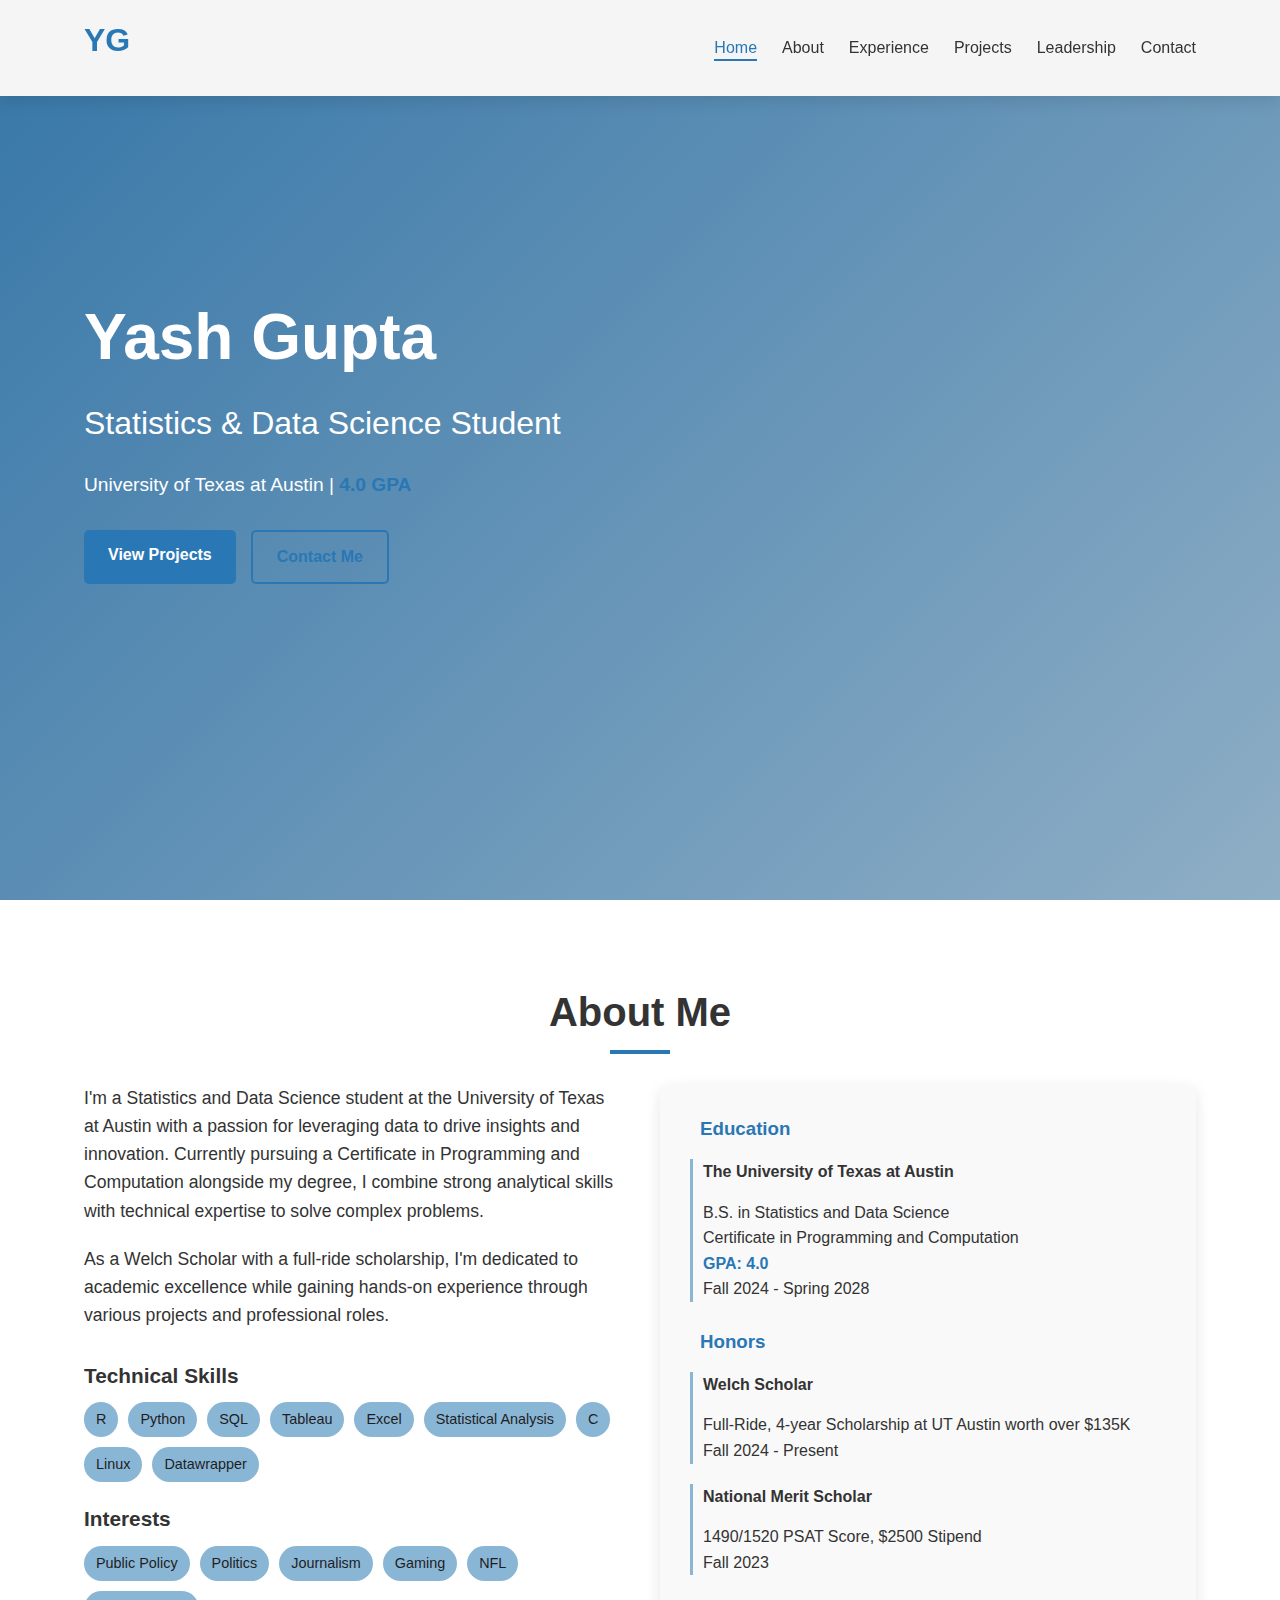
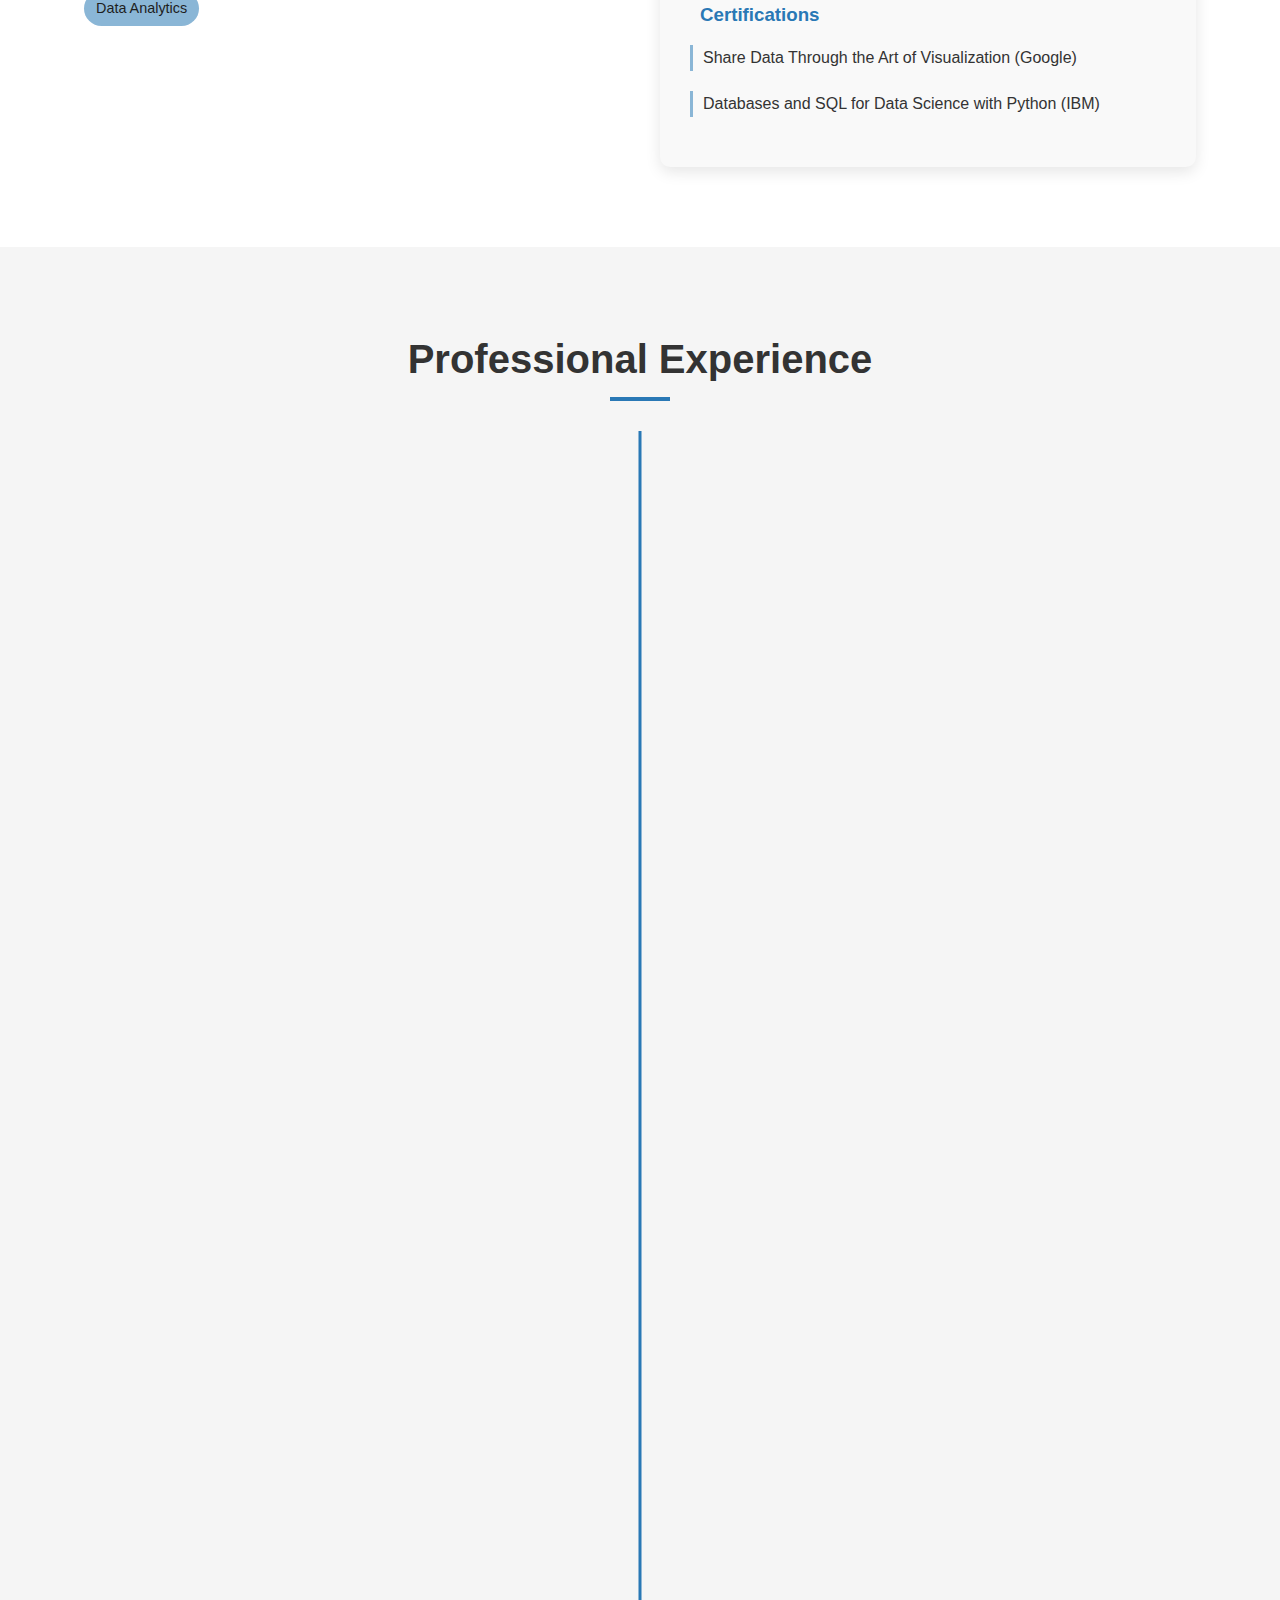
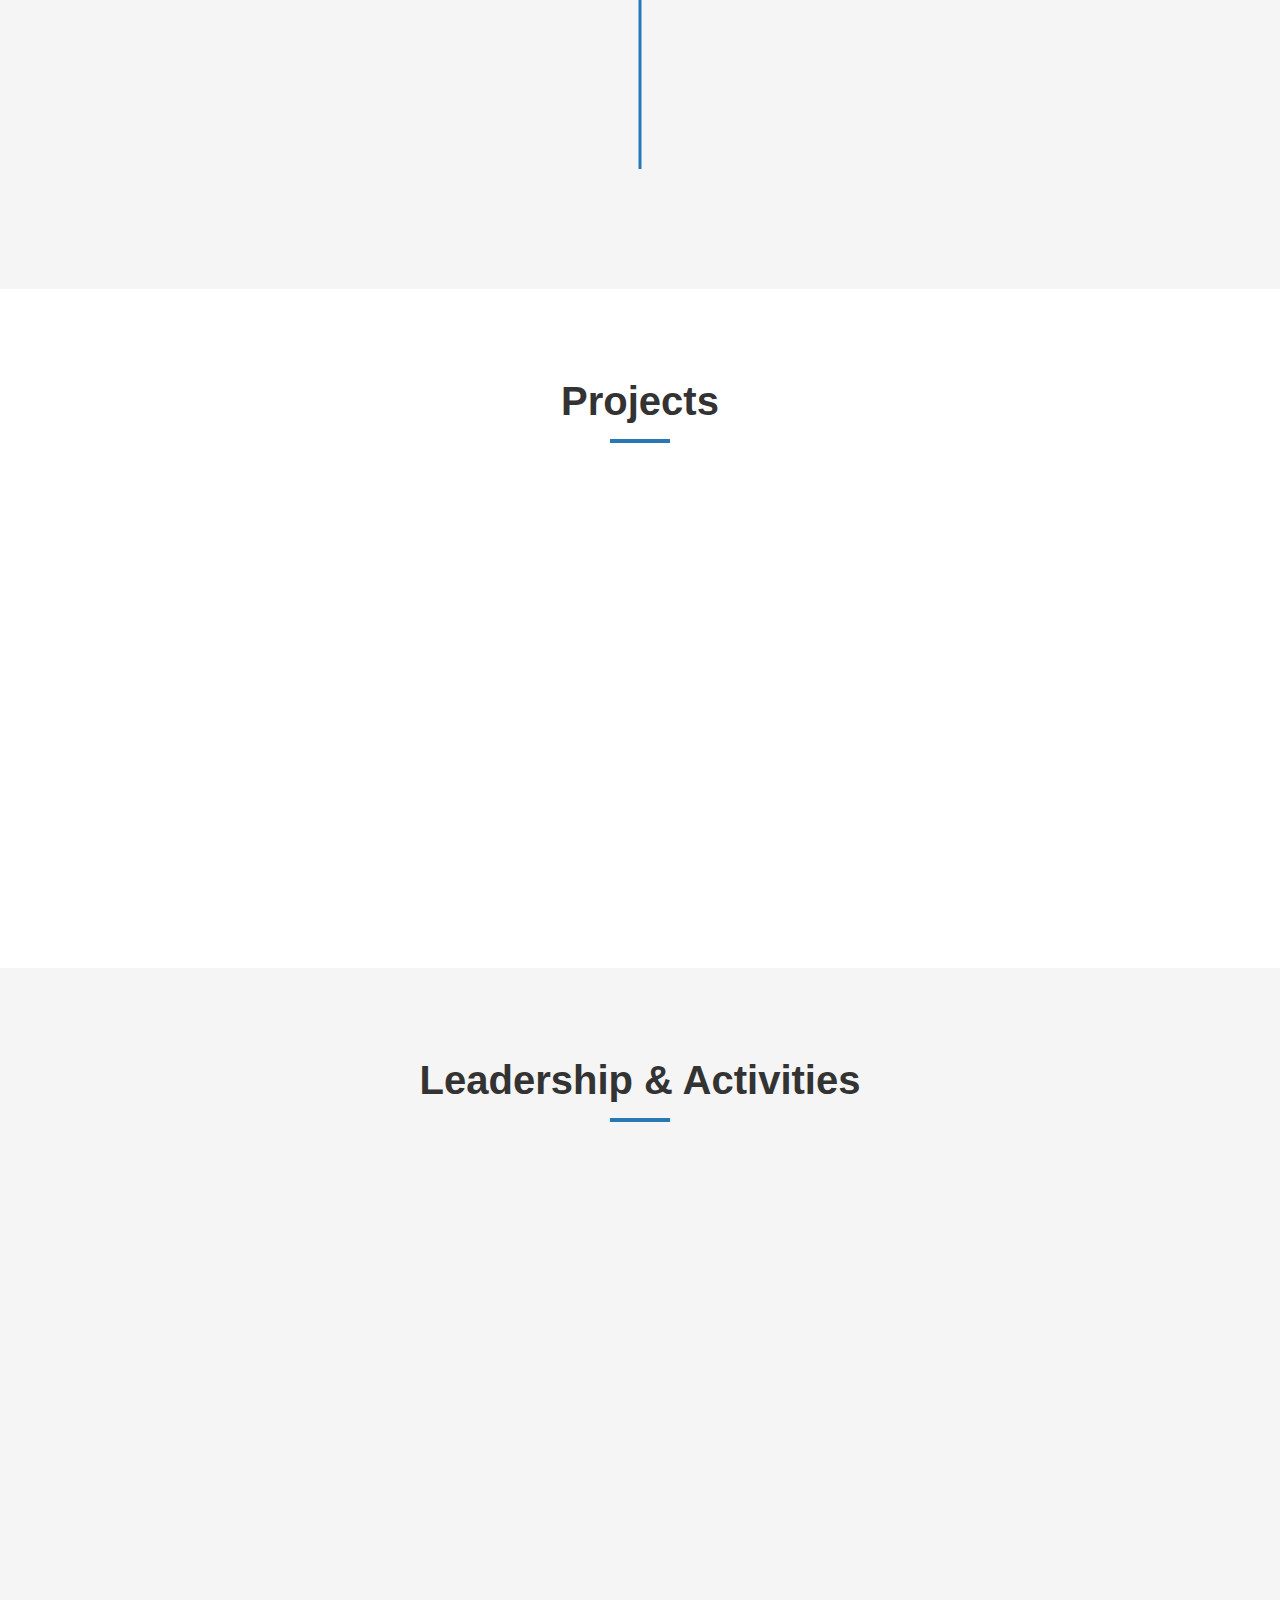
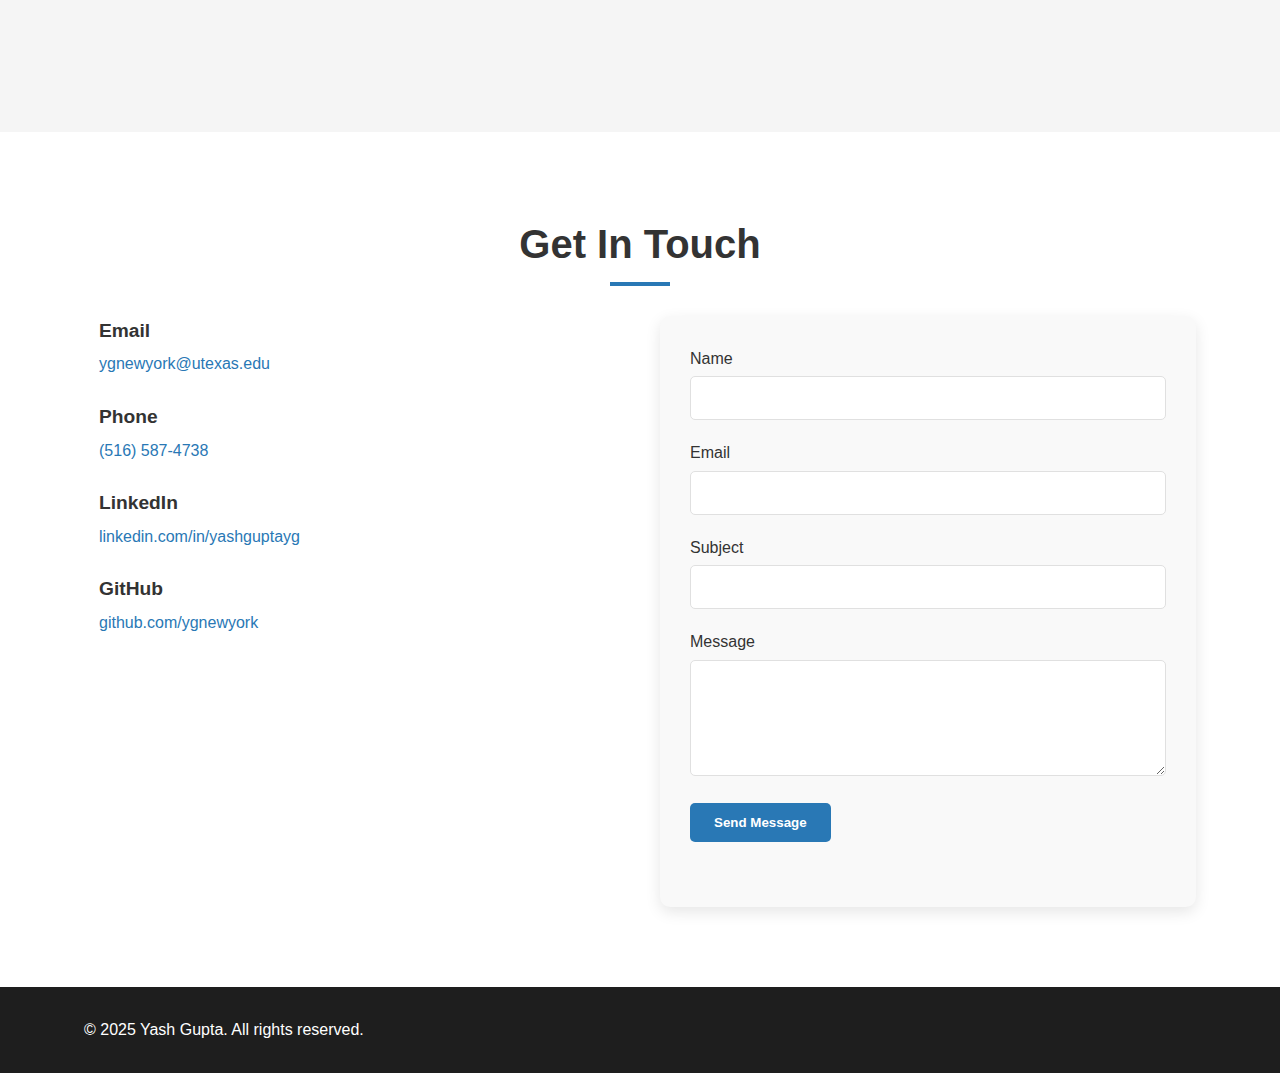
<file: index.html>
<!DOCTYPE html>
<html lang="en">
<head>
    <meta charset="UTF-8">
    <meta name="viewport" content="width=device-width, initial-scale=1.0">
    <title>Yash Gupta | Statistics & Data Science</title>
    <link rel="stylesheet" href="portfolio-css.css">
</head>
<body>
    <!-- Navigation -->
    <nav id="navbar">
        <div class="container">
            <h1 class="logo">YG</h1>
            <ul class="nav-links">
                <li><a href="#home" class="active">Home</a></li>
                <li><a href="#about">About</a></li>
                <li><a href="#experience">Experience</a></li>
                <li><a href="#projects">Projects</a></li>
                <li><a href="#leadership">Leadership</a></li>
                <li><a href="#contact">Contact</a></li>
            </ul>
            <div class="hamburger">
                <span class="bar"></span>
                <span class="bar"></span>
                <span class="bar"></span>
            </div>
        </div>
    </nav>

    <!-- Hero Section -->
    <section id="home" class="hero">
        <div class="container">
            <div class="hero-content">
                <h1>Yash Gupta</h1>
                <h2>Statistics & Data Science Student</h2>
                <p>University of Texas at Austin | <span class="highlight">4.0 GPA</span></p>
                <div class="hero-buttons">
                    <a href="#projects" class="btn btn-primary">View Projects</a>
                    <a href="#contact" class="btn btn-secondary">Contact Me</a>
                </div>
                <div class="social-links">
                    <a href="https://linkedin.com/in/yashguptayg" target="_blank"><i class="fab fa-linkedin"></i></a>
                    <a href="https://github.com/ygnewyork" target="_blank"><i class="fab fa-github"></i></a>
                    <a href="mailto:ygnewyork@utexas.edu"><i class="far fa-envelope"></i></a>
                </div>
            </div>
        </div>
    </section>

    <!-- About Section -->
    <section id="about" class="about">
        <div class="container">
            <h2 class="section-title">About Me</h2>
            <div class="about-content">
                <div class="about-text">
                    <p>I'm a Statistics and Data Science student at the University of Texas at Austin with a passion for leveraging data to drive insights and innovation. Currently pursuing a Certificate in Programming and Computation alongside my degree, I combine strong analytical skills with technical expertise to solve complex problems.</p>
                    <p>As a Welch Scholar with a full-ride scholarship, I'm dedicated to academic excellence while gaining hands-on experience through various projects and professional roles.</p>
                    <div class="skills-container">
                        <h3>Technical Skills</h3>
                        <div class="skills">
                            <span class="skill-tag">R</span>
                            <span class="skill-tag">Python</span>
                            <span class="skill-tag">SQL</span>
                            <span class="skill-tag">Tableau</span>
                            <span class="skill-tag">Excel</span>
                            <span class="skill-tag">Statistical Analysis</span>
                            <span class="skill-tag">C</span>
                            <span class="skill-tag">Linux</span>
                            <span class="skill-tag">Datawrapper</span>
                        </div>
                        <h3>Interests</h3>
                        <div class="skills">
                            <span class="skill-tag">Public Policy</span>
                            <span class="skill-tag">Politics</span>
                            <span class="skill-tag">Journalism</span>
                            <span class="skill-tag">Gaming</span>
                            <span class="skill-tag">NFL</span>
                            <span class="skill-tag">Data Analytics</span>
                        </div>
                    </div>
                </div>
                <div class="education-box">
                    <h3><i class="fas fa-graduation-cap"></i> Education</h3>
                    <div class="education-item">
                        <h4>The University of Texas at Austin</h4>
                        <p>B.S. in Statistics and Data Science</p>
                        <p>Certificate in Programming and Computation</p>
                        <p><span class="highlight">GPA: 4.0</span></p>
                        <p>Fall 2024 - Spring 2028</p>
                    </div>
                    <h3><i class="fas fa-award"></i> Honors</h3>
                    <div class="honors-list">
                        <div class="honor-item">
                            <h4>Welch Scholar</h4>
                            <p>Full-Ride, 4-year Scholarship at UT Austin worth over $135K</p>
                            <p>Fall 2024 - Present</p>
                        </div>
                        <div class="honor-item">
                            <h4>National Merit Scholar</h4>
                            <p>1490/1520 PSAT Score, $2500 Stipend</p>
                            <p>Fall 2023</p>
                        </div>
                    </div>
                    <h3><i class="fas fa-certificate"></i> Certifications</h3>
                    <div class="cert-list">
                        <div class="cert-item">
                            <p>Share Data Through the Art of Visualization (Google)</p>
                        </div>
                        <div class="cert-item">
                            <p>Databases and SQL for Data Science with Python (IBM)</p>
                        </div>
                    </div>
                </div>
            </div>
        </div>
    </section>

    <!-- Experience Section -->
    <section id="experience" class="experience">
        <div class="container">
            <h2 class="section-title">Professional Experience</h2>
            <div class="timeline">
                <div class="timeline-item">
                    <div class="timeline-content">
                        <h3>ML/Data Engineer</h3>
                        <h4>JobSense – Texas Luminescence</h4>
                        <p class="timeline-date">Spring 2025</p>
                        <ul>
                            <li>Designed an AI-powered web application using NLP to analyze job postings, improving job market trend insights</li>
                            <li>Implemented time forecasting analysis to predict future skill demands, along with a data dashboard indicating trends</li>
                            <li>Partnered with cross-functional teams to design dynamic charts that categorized job trends and highlighted hiring patterns</li>
                            <li>Optimized a linear regression model to accurately map skills to salary ranges, enhancing decision-making for users</li>
                        </ul>
                    </div>
                </div>
                <div class="timeline-item">
                    <div class="timeline-content">
                        <h3>Tech Engineer</h3>
                        <h4>Q&Ace – Texas Convergent</h4>
                        <p class="timeline-date">Fall 2024</p>
                        <ul>
                            <li>Created an interactive, AI-driven interview preparation app to help college students excel in job interviews</li>
                            <li>Integrated advanced Python libraries (librosa, mediapipe) and cutting-edge LLMs (Perplexity, OpenAI) to enhance app usage</li>
                            <li>Applied Few-Shot Prompt Engineering to fine-tune AI models and a seamless, responsive JavaScript interface</li>
                            <li>Awarded "Best Tech" F24 for innovative AI-driven video, audio, and content analysis delivering job-specific feedback</li>
                        </ul>
                    </div>
                </div>
                <div class="timeline-item">
                    <div class="timeline-content">
                        <h3>Online Marketplace Seller</h3>
                        <h4>Self-Employed</h4>
                        <p class="timeline-date">August 2021 – Present</p>
                        <ul>
                            <li>Developed and implemented scripts using Microsoft Power Automate and JavaScript, generated revenue exceeding $60,000</li>
                            <li>Leveraged data-driven insights from social media platforms to identify trending products and market demands</li>
                            <li>Conducted comprehensive market analysis of online reseller platforms to track customer behavior</li>
                        </ul>
                    </div>
                </div>
            </div>
        </div>
    </section>

    <!-- Projects Section -->
    <section id="projects" class="projects">
        <div class="container">
            <h2 class="section-title">Projects</h2>
            <div class="projects-grid">
                <div class="project-card">
                    <div class="project-content">
                        <h3>NFL Big Data Bowl 2025</h3>
                        <p class="project-type">Kaggle Competition | Fall 2024</p>
                        <p>Built a robust NFL play analysis tool using R, ggplot2, and tidyverse to uncover actionable insights. Customized interactive visualizations to display coverage distributions and average yards gained by formations. Applied advanced statistical methods and data structures to process and analyze large-scale NFL datasets.</p>
                        <div class="project-tags">
                            <span class="project-tag">R</span>
                            <span class="project-tag">ggplot2</span>
                            <span class="project-tag">tidyverse</span>
                            <span class="project-tag">Data Analysis</span>
                        </div>
                    </div>
                </div>
                <div class="project-card">
                    <div class="project-content">
                        <h3>JobSense</h3>
                        <p class="project-type">ML/Data Engineering | Spring 2025</p>
                        <p>Developed an AI-powered job market analysis tool that uses NLP to analyze postings and forecast skill demands. Created interactive dashboards and visualizations to help users track job market trends and make informed career decisions based on data-driven insights.</p>
                        <div class="project-tags">
                            <span class="project-tag">Python</span>
                            <span class="project-tag">NLP</span>
                            <span class="project-tag">Machine Learning</span>
                            <span class="project-tag">Data Visualization</span>
                        </div>
                    </div>
                </div>
                <div class="project-card">
                    <div class="project-content">
                        <h3>Q&Ace</h3>
                        <p class="project-type">AI Application | Fall 2024</p>
                        <p>Developed an AI-powered interview preparation platform that analyzes user responses and provides personalized feedback. Integrated cutting-edge language models and media processing libraries to deliver comprehensive interview training experience for college students.</p>
                        <div class="project-tags">
                            <span class="project-tag">Python</span>
                            <span class="project-tag">JavaScript</span>
                            <span class="project-tag">LLMs</span>
                            <span class="project-tag">UI/UX</span>
                        </div>
                    </div>
                </div>
            </div>
        </div>
    </section>

    <!-- Leadership Section -->
    <section id="leadership" class="leadership">
        <div class="container">
            <h2 class="section-title">Leadership & Activities</h2>
            <div class="leadership-grid">
                <div class="leadership-item">
                    <h3>The Daily Texan</h3>
                    <h4>Data Designer</h4>
                    <p class="leadership-date">Spring 2025</p>
                    <ul>
                        <li>Developed data visualizations (graphs, charts, infographics) for Daily Texan stories, enhancing data-driven storytelling</li>
                        <li>Utilized data visualization tools (Tableau, Datawrapper) to create impactful narratives, forming deeper insights</li>
                        <li>Applied data analysis and statistical methods to uncover newsworthy trends and patterns for visual representation</li>
                    </ul>
                </div>
                <div class="leadership-item">
                    <h3>The Daily Texan</h3>
                    <h4>Opinion Columnist</h4>
                    <p class="leadership-date">Fall 2024</p>
                    <ul>
                        <li>Wrote thought-provoking opinion pieces on diverse topics such as AI, misinformation, and sports betting</li>
                        <li>Conducted thorough research and interviews with students and faculty to understand diverse perspectives</li>
                        <li>Collaborated with editors to refine ideas and improve writing quality before publication, met weekly deadlines for articles</li>
                    </ul>
                </div>
                <div class="leadership-item">
                    <h3>National Honor Society</h3>
                    <h4>Executive Service Chair</h4>
                    <p class="leadership-date">August 2022 - May 2024</p>
                    <ul>
                        <li>Directed service opportunities for 400+ members, organizing and overseeing dozens of impactful community service events</li>
                        <li>Supervised officers by assigning responsibilities and thoroughly evaluating proposals for new service initiatives</li>
                        <li>Created detailed proposals and collaborated on the planning, execution, and management of chapter-wide service projects</li>
                    </ul>
                </div>
            </div>
        </div>
    </section>

    <!-- Contact Section -->
    <section id="contact" class="contact">
        <div class="container">
            <h2 class="section-title">Get In Touch</h2>
            <div class="contact-content">
                <div class="contact-info">
                    <div class="contact-item">
                        <i class="fas fa-envelope"></i>
                        <div>
                            <h3>Email</h3>
                            <p><a href="mailto:ygnewyork@utexas.edu">ygnewyork@utexas.edu</a></p>
                        </div>
                    </div>
                    <div class="contact-item">
                        <i class="fas fa-phone"></i>
                        <div>
                            <h3>Phone</h3>
                            <p><a href="tel:+15165874738">(516) 587-4738</a></p>
                        </div>
                    </div>
                    <div class="contact-item">
                        <i class="fab fa-linkedin"></i>
                        <div>
                            <h3>LinkedIn</h3>
                            <p><a href="https://linkedin.com/in/yashguptayg" target="_blank">linkedin.com/in/yashguptayg</a></p>
                        </div>
                    </div>
                    <div class="contact-item">
                        <i class="fab fa-github"></i>
                        <div>
                            <h3>GitHub</h3>
                            <p><a href="https://github.com/ygnewyork" target="_blank">github.com/ygnewyork</a></p>
                        </div>
                    </div>
                </div>
                <div class="contact-form">
                    <form id="contactForm">
                        <div class="form-group">
                            <label for="name">Name</label>
                            <input type="text" id="name" name="name" required>
                        </div>
                        <div class="form-group">
                            <label for="email">Email</label>
                            <input type="email" id="email" name="email" required>
                        </div>
                        <div class="form-group">
                            <label for="subject">Subject</label>
                            <input type="text" id="subject" name="subject" required>
                        </div>
                        <div class="form-group">
                            <label for="message">Message</label>
                            <textarea id="message" name="message" rows="5" required></textarea>
                        </div>
                        <button type="submit" class="btn btn-primary">Send Message</button>
                    </form>
                    <div id="formStatus" class="form-status"></div>
                </div>
            </div>
        </div>
    </section>

    <!-- Footer -->
    <footer>
        <div class="container">
            <div class="footer-content">
                <p>&copy; 2025 Yash Gupta. All rights reserved.</p>
                <div class="social-links">
                    <a href="https://linkedin.com/in/yashguptayg" target="_blank"><i class="fab fa-linkedin"></i></a>
                    <a href="https://github.com/ygnewyork" target="_blank"><i class="fab fa-github"></i></a>
                    <a href="mailto:ygnewyork@utexas.edu"><i class="far fa-envelope"></i></a>
                </div>
            </div>
        </div>
    </footer>

    <script src="portfolio-js.js"></script>
</body>
</html>
</file>
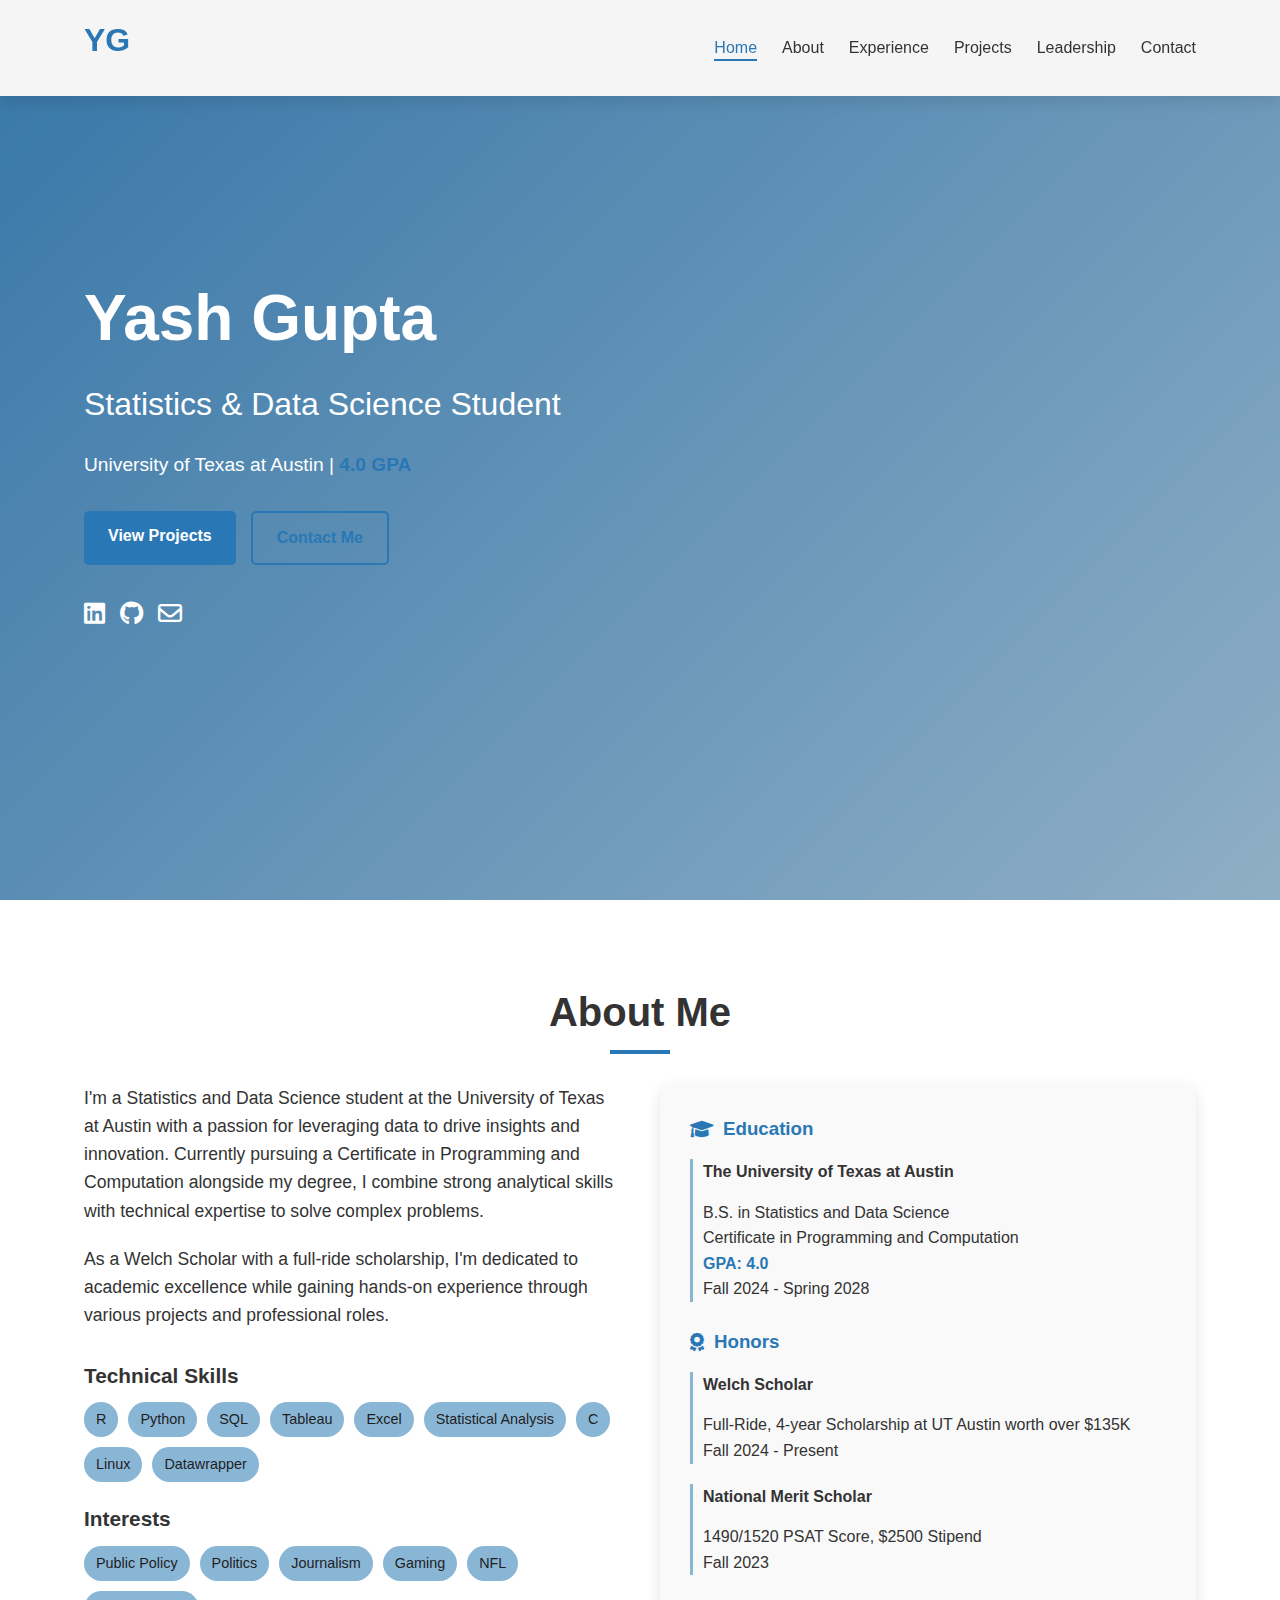
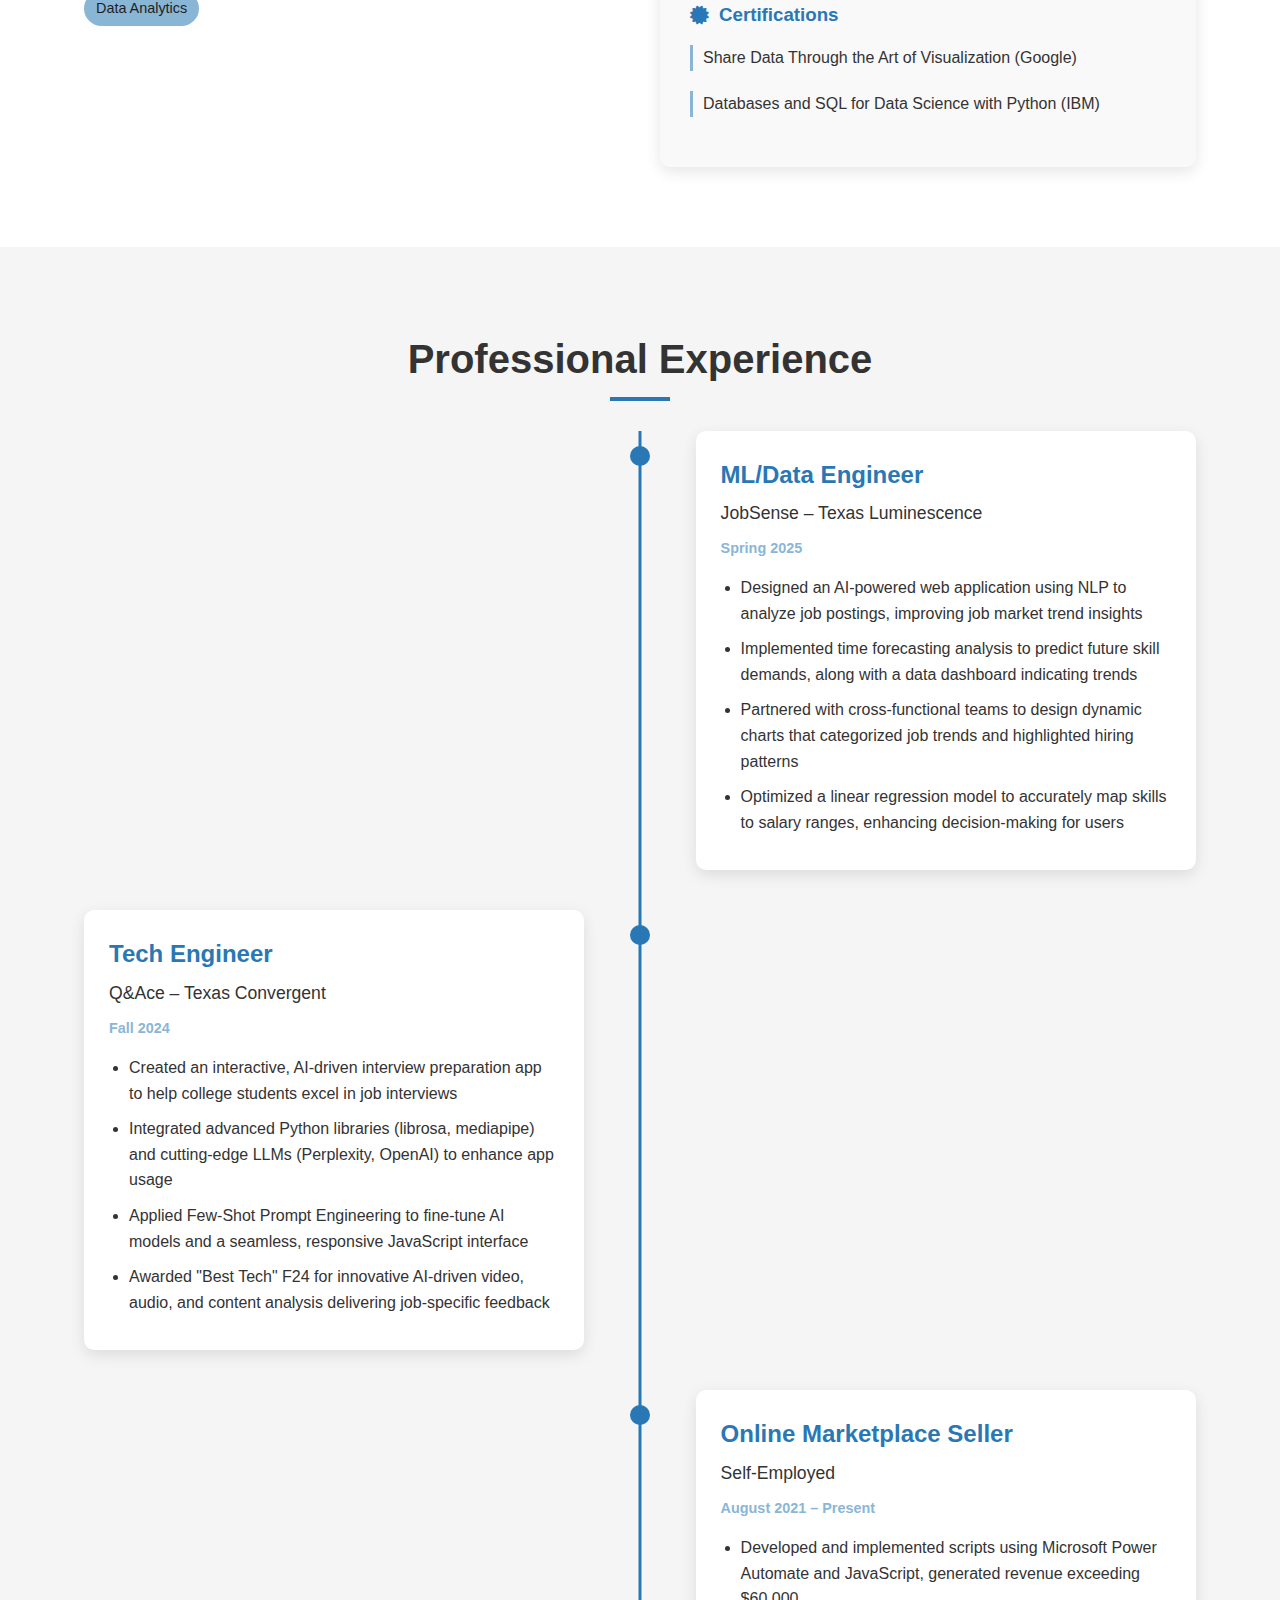
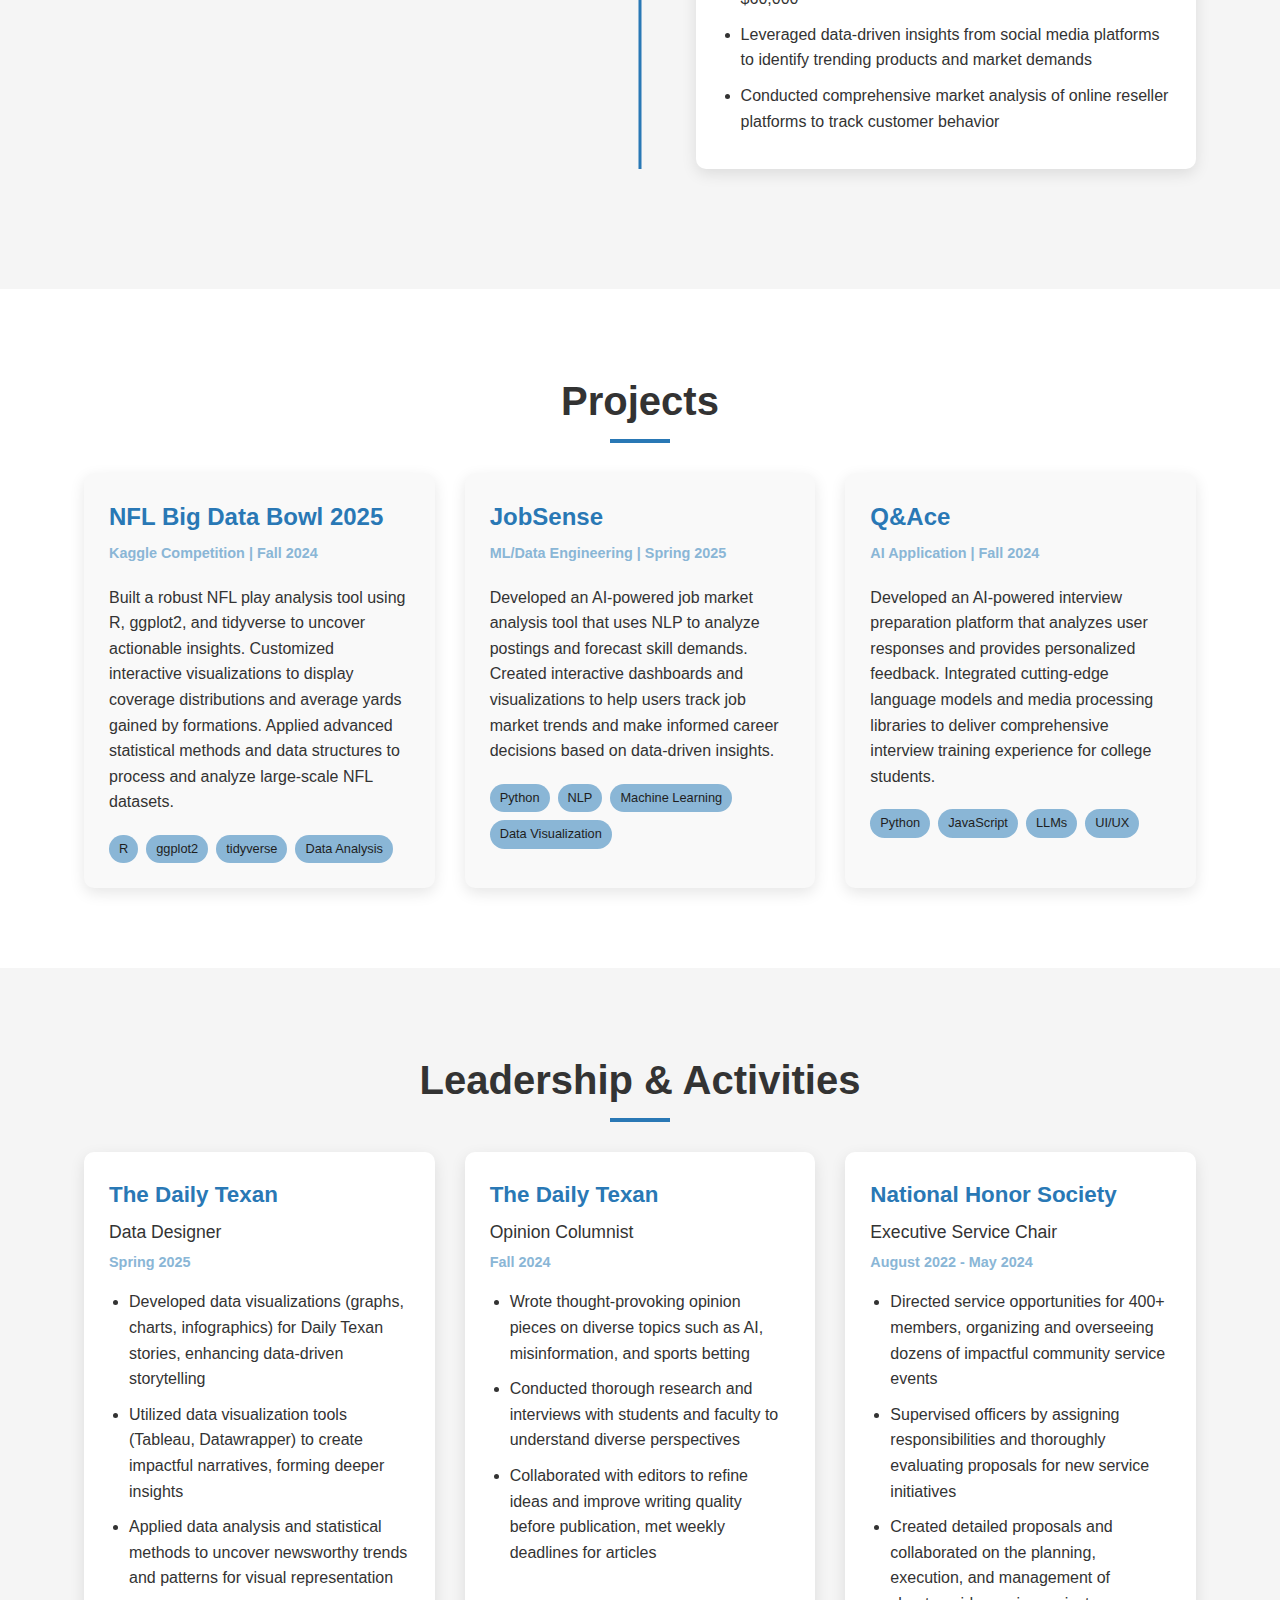
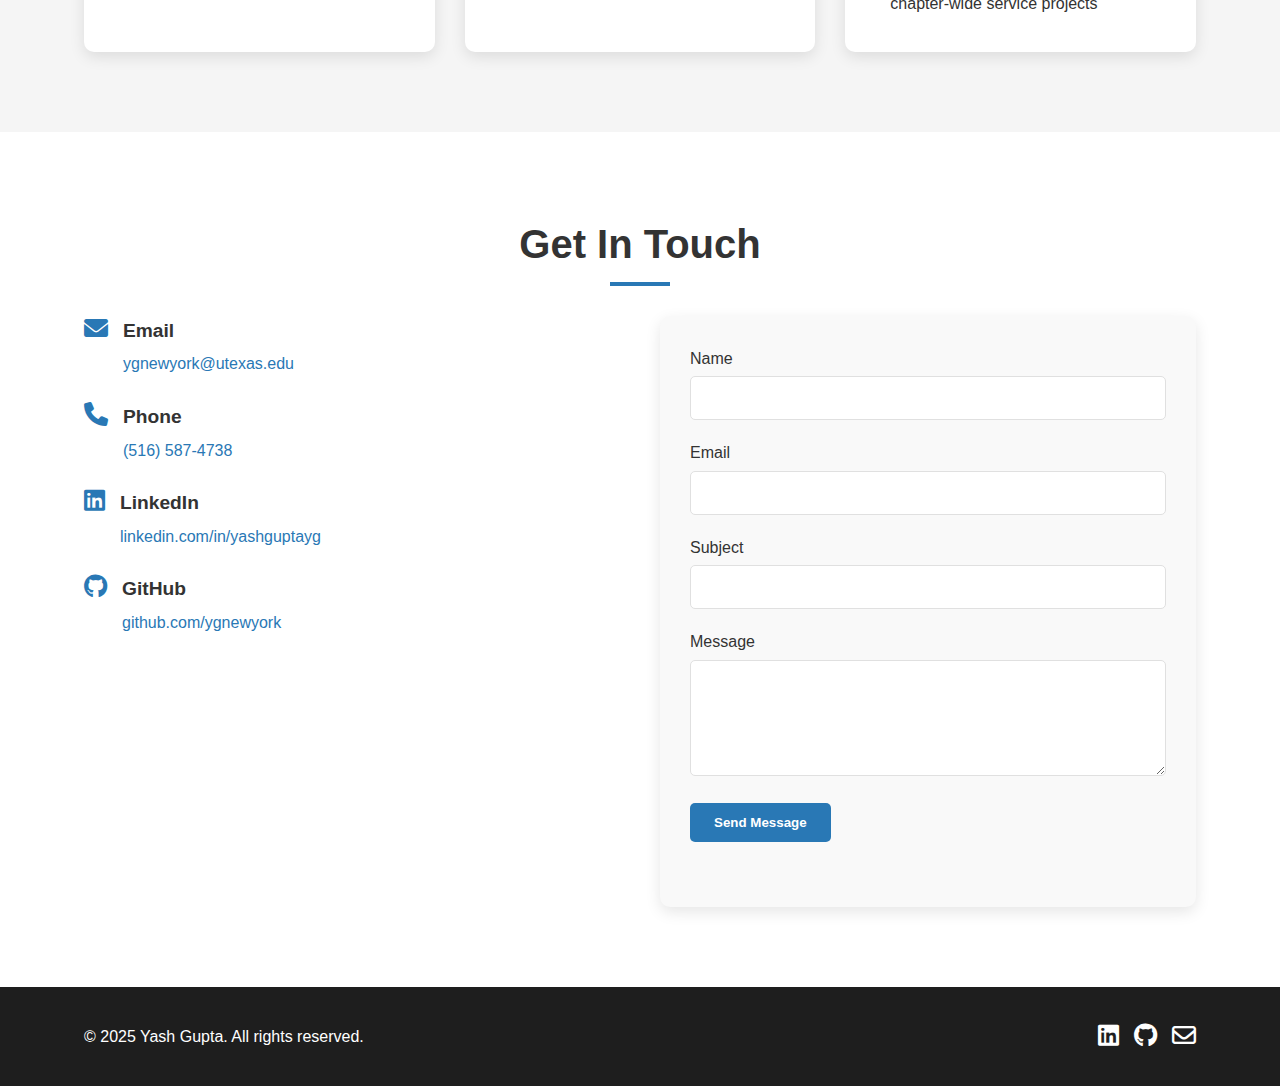
<file: portfolio-html.html>
<!DOCTYPE html>
<html lang="en">
<head>
    <meta charset="UTF-8">
    <meta name="viewport" content="width=device-width, initial-scale=1.0">
    <title>Yash Gupta | Statistics & Data Science</title>
    <link rel="stylesheet" href="styles.css">
    <link rel="stylesheet" href="https://cdnjs.cloudflare.com/ajax/libs/font-awesome/6.0.0-beta3/css/all.min.css">
</head>
<body>
    <!-- Navigation -->
    <nav id="navbar">
        <div class="container">
            <h1 class="logo">YG</h1>
            <ul class="nav-links">
                <li><a href="#home" class="active">Home</a></li>
                <li><a href="#about">About</a></li>
                <li><a href="#experience">Experience</a></li>
                <li><a href="#projects">Projects</a></li>
                <li><a href="#leadership">Leadership</a></li>
                <li><a href="#contact">Contact</a></li>
            </ul>
            <div class="hamburger">
                <span class="bar"></span>
                <span class="bar"></span>
                <span class="bar"></span>
            </div>
        </div>
    </nav>

    <!-- Hero Section -->
    <section id="home" class="hero">
        <div class="container">
            <div class="hero-content">
                <h1>Yash Gupta</h1>
                <h2>Statistics & Data Science Student</h2>
                <p>University of Texas at Austin | <span class="highlight">4.0 GPA</span></p>
                <div class="hero-buttons">
                    <a href="#projects" class="btn btn-primary">View Projects</a>
                    <a href="#contact" class="btn btn-secondary">Contact Me</a>
                </div>
                <div class="social-links">
                    <a href="https://linkedin.com/in/yashguptayg" target="_blank"><i class="fab fa-linkedin"></i></a>
                    <a href="https://github.com/ygnewyork" target="_blank"><i class="fab fa-github"></i></a>
                    <a href="mailto:ygnewyork@utexas.edu"><i class="far fa-envelope"></i></a>
                </div>
            </div>
        </div>
    </section>

    <!-- About Section -->
    <section id="about" class="about">
        <div class="container">
            <h2 class="section-title">About Me</h2>
            <div class="about-content">
                <div class="about-text">
                    <p>I'm a Statistics and Data Science student at the University of Texas at Austin with a passion for leveraging data to drive insights and innovation. Currently pursuing a Certificate in Programming and Computation alongside my degree, I combine strong analytical skills with technical expertise to solve complex problems.</p>
                    <p>As a Welch Scholar with a full-ride scholarship, I'm dedicated to academic excellence while gaining hands-on experience through various projects and professional roles.</p>
                    <div class="skills-container">
                        <h3>Technical Skills</h3>
                        <div class="skills">
                            <span class="skill-tag">R</span>
                            <span class="skill-tag">Python</span>
                            <span class="skill-tag">SQL</span>
                            <span class="skill-tag">Tableau</span>
                            <span class="skill-tag">Excel</span>
                            <span class="skill-tag">Statistical Analysis</span>
                            <span class="skill-tag">C</span>
                            <span class="skill-tag">Linux</span>
                            <span class="skill-tag">Datawrapper</span>
                        </div>
                        <h3>Interests</h3>
                        <div class="skills">
                            <span class="skill-tag">Public Policy</span>
                            <span class="skill-tag">Politics</span>
                            <span class="skill-tag">Journalism</span>
                            <span class="skill-tag">Gaming</span>
                            <span class="skill-tag">NFL</span>
                            <span class="skill-tag">Data Analytics</span>
                        </div>
                    </div>
                </div>
                <div class="education-box">
                    <h3><i class="fas fa-graduation-cap"></i> Education</h3>
                    <div class="education-item">
                        <h4>The University of Texas at Austin</h4>
                        <p>B.S. in Statistics and Data Science</p>
                        <p>Certificate in Programming and Computation</p>
                        <p><span class="highlight">GPA: 4.0</span></p>
                        <p>Fall 2024 - Spring 2028</p>
                    </div>
                    <h3><i class="fas fa-award"></i> Honors</h3>
                    <div class="honors-list">
                        <div class="honor-item">
                            <h4>Welch Scholar</h4>
                            <p>Full-Ride, 4-year Scholarship at UT Austin worth over $135K</p>
                            <p>Fall 2024 - Present</p>
                        </div>
                        <div class="honor-item">
                            <h4>National Merit Scholar</h4>
                            <p>1490/1520 PSAT Score, $2500 Stipend</p>
                            <p>Fall 2023</p>
                        </div>
                    </div>
                    <h3><i class="fas fa-certificate"></i> Certifications</h3>
                    <div class="cert-list">
                        <div class="cert-item">
                            <p>Share Data Through the Art of Visualization (Google)</p>
                        </div>
                        <div class="cert-item">
                            <p>Databases and SQL for Data Science with Python (IBM)</p>
                        </div>
                    </div>
                </div>
            </div>
        </div>
    </section>

    <!-- Experience Section -->
    <section id="experience" class="experience">
        <div class="container">
            <h2 class="section-title">Professional Experience</h2>
            <div class="timeline">
                <div class="timeline-item">
                    <div class="timeline-content">
                        <h3>ML/Data Engineer</h3>
                        <h4>JobSense – Texas Luminescence</h4>
                        <p class="timeline-date">Spring 2025</p>
                        <ul>
                            <li>Designed an AI-powered web application using NLP to analyze job postings, improving job market trend insights</li>
                            <li>Implemented time forecasting analysis to predict future skill demands, along with a data dashboard indicating trends</li>
                            <li>Partnered with cross-functional teams to design dynamic charts that categorized job trends and highlighted hiring patterns</li>
                            <li>Optimized a linear regression model to accurately map skills to salary ranges, enhancing decision-making for users</li>
                        </ul>
                    </div>
                </div>
                <div class="timeline-item">
                    <div class="timeline-content">
                        <h3>Tech Engineer</h3>
                        <h4>Q&Ace – Texas Convergent</h4>
                        <p class="timeline-date">Fall 2024</p>
                        <ul>
                            <li>Created an interactive, AI-driven interview preparation app to help college students excel in job interviews</li>
                            <li>Integrated advanced Python libraries (librosa, mediapipe) and cutting-edge LLMs (Perplexity, OpenAI) to enhance app usage</li>
                            <li>Applied Few-Shot Prompt Engineering to fine-tune AI models and a seamless, responsive JavaScript interface</li>
                            <li>Awarded "Best Tech" F24 for innovative AI-driven video, audio, and content analysis delivering job-specific feedback</li>
                        </ul>
                    </div>
                </div>
                <div class="timeline-item">
                    <div class="timeline-content">
                        <h3>Online Marketplace Seller</h3>
                        <h4>Self-Employed</h4>
                        <p class="timeline-date">August 2021 – Present</p>
                        <ul>
                            <li>Developed and implemented scripts using Microsoft Power Automate and JavaScript, generated revenue exceeding $60,000</li>
                            <li>Leveraged data-driven insights from social media platforms to identify trending products and market demands</li>
                            <li>Conducted comprehensive market analysis of online reseller platforms to track customer behavior</li>
                        </ul>
                    </div>
                </div>
            </div>
        </div>
    </section>

    <!-- Projects Section -->
    <section id="projects" class="projects">
        <div class="container">
            <h2 class="section-title">Projects</h2>
            <div class="projects-grid">
                <div class="project-card">
                    <div class="project-content">
                        <h3>NFL Big Data Bowl 2025</h3>
                        <p class="project-type">Kaggle Competition | Fall 2024</p>
                        <p>Built a robust NFL play analysis tool using R, ggplot2, and tidyverse to uncover actionable insights. Customized interactive visualizations to display coverage distributions and average yards gained by formations. Applied advanced statistical methods and data structures to process and analyze large-scale NFL datasets.</p>
                        <div class="project-tags">
                            <span class="project-tag">R</span>
                            <span class="project-tag">ggplot2</span>
                            <span class="project-tag">tidyverse</span>
                            <span class="project-tag">Data Analysis</span>
                        </div>
                    </div>
                </div>
                <div class="project-card">
                    <div class="project-content">
                        <h3>JobSense</h3>
                        <p class="project-type">ML/Data Engineering | Spring 2025</p>
                        <p>Developed an AI-powered job market analysis tool that uses NLP to analyze postings and forecast skill demands. Created interactive dashboards and visualizations to help users track job market trends and make informed career decisions based on data-driven insights.</p>
                        <div class="project-tags">
                            <span class="project-tag">Python</span>
                            <span class="project-tag">NLP</span>
                            <span class="project-tag">Machine Learning</span>
                            <span class="project-tag">Data Visualization</span>
                        </div>
                    </div>
                </div>
                <div class="project-card">
                    <div class="project-content">
                        <h3>Q&Ace</h3>
                        <p class="project-type">AI Application | Fall 2024</p>
                        <p>Developed an AI-powered interview preparation platform that analyzes user responses and provides personalized feedback. Integrated cutting-edge language models and media processing libraries to deliver comprehensive interview training experience for college students.</p>
                        <div class="project-tags">
                            <span class="project-tag">Python</span>
                            <span class="project-tag">JavaScript</span>
                            <span class="project-tag">LLMs</span>
                            <span class="project-tag">UI/UX</span>
                        </div>
                    </div>
                </div>
            </div>
        </div>
    </section>

    <!-- Leadership Section -->
    <section id="leadership" class="leadership">
        <div class="container">
            <h2 class="section-title">Leadership & Activities</h2>
            <div class="leadership-grid">
                <div class="leadership-item">
                    <h3>The Daily Texan</h3>
                    <h4>Data Designer</h4>
                    <p class="leadership-date">Spring 2025</p>
                    <ul>
                        <li>Developed data visualizations (graphs, charts, infographics) for Daily Texan stories, enhancing data-driven storytelling</li>
                        <li>Utilized data visualization tools (Tableau, Datawrapper) to create impactful narratives, forming deeper insights</li>
                        <li>Applied data analysis and statistical methods to uncover newsworthy trends and patterns for visual representation</li>
                    </ul>
                </div>
                <div class="leadership-item">
                    <h3>The Daily Texan</h3>
                    <h4>Opinion Columnist</h4>
                    <p class="leadership-date">Fall 2024</p>
                    <ul>
                        <li>Wrote thought-provoking opinion pieces on diverse topics such as AI, misinformation, and sports betting</li>
                        <li>Conducted thorough research and interviews with students and faculty to understand diverse perspectives</li>
                        <li>Collaborated with editors to refine ideas and improve writing quality before publication, met weekly deadlines for articles</li>
                    </ul>
                </div>
                <div class="leadership-item">
                    <h3>National Honor Society</h3>
                    <h4>Executive Service Chair</h4>
                    <p class="leadership-date">August 2022 - May 2024</p>
                    <ul>
                        <li>Directed service opportunities for 400+ members, organizing and overseeing dozens of impactful community service events</li>
                        <li>Supervised officers by assigning responsibilities and thoroughly evaluating proposals for new service initiatives</li>
                        <li>Created detailed proposals and collaborated on the planning, execution, and management of chapter-wide service projects</li>
                    </ul>
                </div>
            </div>
        </div>
    </section>

    <!-- Contact Section -->
    <section id="contact" class="contact">
        <div class="container">
            <h2 class="section-title">Get In Touch</h2>
            <div class="contact-content">
                <div class="contact-info">
                    <div class="contact-item">
                        <i class="fas fa-envelope"></i>
                        <div>
                            <h3>Email</h3>
                            <p><a href="mailto:ygnewyork@utexas.edu">ygnewyork@utexas.edu</a></p>
                        </div>
                    </div>
                    <div class="contact-item">
                        <i class="fas fa-phone"></i>
                        <div>
                            <h3>Phone</h3>
                            <p><a href="tel:+15165874738">(516) 587-4738</a></p>
                        </div>
                    </div>
                    <div class="contact-item">
                        <i class="fab fa-linkedin"></i>
                        <div>
                            <h3>LinkedIn</h3>
                            <p><a href="https://linkedin.com/in/yashguptayg" target="_blank">linkedin.com/in/yashguptayg</a></p>
                        </div>
                    </div>
                    <div class="contact-item">
                        <i class="fab fa-github"></i>
                        <div>
                            <h3>GitHub</h3>
                            <p><a href="https://github.com/ygnewyork" target="_blank">github.com/ygnewyork</a></p>
                        </div>
                    </div>
                </div>
                <div class="contact-form">
                    <form id="contactForm">
                        <div class="form-group">
                            <label for="name">Name</label>
                            <input type="text" id="name" name="name" required>
                        </div>
                        <div class="form-group">
                            <label for="email">Email</label>
                            <input type="email" id="email" name="email" required>
                        </div>
                        <div class="form-group">
                            <label for="subject">Subject</label>
                            <input type="text" id="subject" name="subject" required>
                        </div>
                        <div class="form-group">
                            <label for="message">Message</label>
                            <textarea id="message" name="message" rows="5" required></textarea>
                        </div>
                        <button type="submit" class="btn btn-primary">Send Message</button>
                    </form>
                    <div id="formStatus" class="form-status"></div>
                </div>
            </div>
        </div>
    </section>

    <!-- Footer -->
    <footer>
        <div class="container">
            <div class="footer-content">
                <p>&copy; 2025 Yash Gupta. All rights reserved.</p>
                <div class="social-links">
                    <a href="https://linkedin.com/in/yashguptayg" target="_blank"><i class="fab fa-linkedin"></i></a>
                    <a href="https://github.com/ygnewyork" target="_blank"><i class="fab fa-github"></i></a>
                    <a href="mailto:ygnewyork@utexas.edu"><i class="far fa-envelope"></i></a>
                </div>
            </div>
        </div>
    </footer>

    <script src="script.js"></script>
</body>
</html>
</file>
<file: portfolio-css.css>
/* Base Styles */
:root {
    --primary-color: #2978b5;
    --secondary-color: #8ab6d6;
    --accent-color: #f7b733;
    --text-color: #333;
    --light-text: #fff;
    --dark-bg: #1e1e1e;
    --light-bg: #f5f5f5;
    --border-color: #e0e0e0;
    --box-shadow: 0 5px 15px rgba(0, 0, 0, 0.1);
    --transition: all 0.3s ease;
}

* {
    margin: 0;
    padding: 0;
    box-sizing: border-box;
}

html {
    scroll-behavior: smooth;
}

body {
    font-family: 'Segoe UI', Tahoma, Geneva, Verdana, sans-serif;
    line-height: 1.6;
    color: var(--text-color);
    background-color: var(--light-bg);
}

.container {
    width: 90%;
    max-width: 1200px;
    margin: 0 auto;
    padding: 0 20px;
}

h1, h2, h3, h4 {
    margin-bottom: 15px;
    font-weight: 600;
}

a {
    text-decoration: none;
    color: var(--primary-color);
    transition: var(--transition);
}

a:hover {
    color: var(--accent-color);
}

ul {
    list-style-type: none;
}

img {
    width: 100%;
    display: block;
}

section {
    padding: 80px 0;
}

.section-title {
    text-align: center;
    margin-bottom: 40px;
    font-size: 2.5rem;
    position: relative;
}

.section-title::after {
    content: '';
    position: absolute;
    bottom: -10px;
    left: 50%;
    transform: translateX(-50%);
    width: 60px;
    height: 4px;
    background-color: var(--primary-color);
}

.btn {
    display: inline-block;
    padding: 12px 24px;
    border-radius: 5px;
    font-weight: 600;
    cursor: pointer;
    text-align: center;
    transition: var(--transition);
    border: none;
}

.btn-primary {
    background-color: var(--primary-color);
    color: var(--light-text);
}

.btn-primary:hover {
    background-color: #1d5c89;
    color: var(--light-text);
}

.btn-secondary {
    background-color: transparent;
    color: var(--primary-color);
    border: 2px solid var(--primary-color);
}

.btn-secondary:hover {
    background-color: var(--primary-color);
    color: var(--light-text);
}

.highlight {
    color: var(--primary-color);
    font-weight: 700;
}

/* Navigation */
#navbar {
    position: fixed;
    top: 0;
    left: 0;
    width: 100%;
    background-color: var(--light-bg);
    box-shadow: var(--box-shadow);
    z-index: 1000;
    padding: 15px 0;
    transition: var(--transition);
}

#navbar.scrolled {
    padding: 10px 0;
    background-color: rgba(255, 255, 255, 0.95);
}

#navbar .container {
    display: flex;
    justify-content: space-between;
    align-items: center;
}

.logo {
    font-size: 2rem;
    color: var(--primary-color);
    font-weight: 700;
}

.nav-links {
    display: flex;
    align-items: center;
}

.nav-links li {
    margin-left: 25px;
}

.nav-links a {
    color: var(--text-color);
    font-weight: 500;
    padding: 5px 0;
    position: relative;
}

.nav-links a::after {
    content: '';
    position: absolute;
    left: 0;
    bottom: 0;
    width: 0;
    height: 2px;
    background-color: var(--primary-color);
    transition: var(--transition);
}

.nav-links a:hover::after,
.nav-links a.active::after {
    width: 100%;
}

.nav-links a.active {
    color: var(--primary-color);
}

.hamburger {
    display: none;
    cursor: pointer;
}

.bar {
    display: block;
    width: 25px;
    height: 3px;
    margin: 5px auto;
    background-color: var(--text-color);
    transition: var(--transition);
}

/* Hero Section */
.hero {
    height: 100vh;
    display: flex;
    align-items: center;
    background: linear-gradient(135deg, rgba(41, 120, 181, 0.9), rgba(138, 182, 214, 0.8));
    background-size: cover;
    background-position: center;
    color: var(--light-text);
    position: relative;
}

.hero::before {
    content: '';
    position: absolute;
    top: 0;
    left: 0;
    width: 100%;
    height: 100%;
    background-color: rgba(0, 0, 0, 0.1);
}

.hero-content {
    position: relative;
    z-index: 1;
    max-width: 800px;
}

.hero-content h1 {
    font-size: 4rem;
    margin-bottom: 10px;
    font-weight: 700;
}

.hero-content h2 {
    font-size: 2rem;
    margin-bottom: 20px;
    font-weight: 500;
}

.hero-content p {
    font-size: 1.2rem;
    margin-bottom: 30px;
}

.hero-buttons {
    display: flex;
    gap: 15px;
    margin-bottom: 30px;
}

.social-links {
    display: flex;
    gap: 15px;
}

.social-links a {
    color: var(--light-text);
    font-size: 1.5rem;
    transition: transform 0.3s ease;
}

.social-links a:hover {
    transform: translateY(-3px);
    color: var(--accent-color);
}

/* About Section */
.about {
    background-color: #fff;
}

.about-content {
    display: grid;
    grid-template-columns: 1fr 1fr;
    gap: 40px;
}

.about-text p {
    margin-bottom: 20px;
    font-size: 1.1rem;
}

.skills-container {
    margin-top: 30px;
}

.skills-container h3 {
    margin-bottom: 10px;
    font-size: 1.3rem;
}

.skills {
    display: flex;
    flex-wrap: wrap;
    gap: 10px;
    margin-bottom: 20px;
}

.skill-tag {
    background-color: var(--secondary-color);
    color: var(--dark-bg);
    padding: 6px 12px;
    border-radius: 20px;
    font-size: 0.9rem;
    font-weight: 500;
    transition: var(--transition);
}

.skill-tag:hover {
    background-color: var(--primary-color);
    color: var(--light-text);
    transform: translateY(-2px);
}

.education-box {
    background-color: #f9f9f9;
    border-radius: 10px;
    padding: 30px;
    box-shadow: var(--box-shadow);
}

.education-box h3 {
    display: flex;
    align-items: center;
    gap: 10px;
    color: var(--primary-color);
    margin-top: 25px;
}

.education-box h3:first-child {
    margin-top: 0;
}

.education-item, .honor-item, .cert-item {
    margin-bottom: 20px;
    padding-left: 10px;
    border-left: 3px solid var(--secondary-color);
}

/* Experience Section */
.experience {
    background-color: var(--light-bg);
}

.timeline {
    position: relative;
}

.timeline::before {
    content: '';
    position: absolute;
    top: 0;
    left: 50%;
    transform: translateX(-50%);
    width: 3px;
    height: 100%;
    background-color: var(--primary-color);
}

.timeline-item {
    margin-bottom: 40px;
    position: relative;
}

.timeline-item::before {
    content: '';
    position: absolute;
    top: 15px;
    left: 50%;
    transform: translateX(-50%);
    width: 20px;
    height: 20px;
    background-color: var(--primary-color);
    border-radius: 50%;
    z-index: 1;
}

.timeline-content {
    background-color: #fff;
    border-radius: 10px;
    padding: 25px;
    box-shadow: var(--box-shadow);
    width: 45%;
    margin-left: auto;
    position: relative;
}

.timeline-item:nth-child(even) .timeline-content {
    margin-left: 0;
    margin-right: auto;
}

.timeline-content h3 {
    font-size: 1.5rem;
    color: var(--primary-color);
    margin-bottom: 5px;
}

.timeline-content h4 {
    font-size: 1.1rem;
    margin-bottom: 10px;
    font-weight: 500;
}

.timeline-date {
    font-size: 0.9rem;
    font-weight: 600;
    color: var(--secondary-color);
    margin-bottom: 15px;
    display: block;
}

.timeline-content ul {
    padding-left: 20px;
}

.timeline-content ul li {
    margin-bottom: 10px;
    list-style-type: disc;
}

/* Projects Section */
.projects {
    background-color: #fff;
}

.projects-grid {
    display: grid;
    grid-template-columns: repeat(auto-fit, minmax(300px, 1fr));
    gap: 30px;
}

.project-card {
    background-color: #f9f9f9;
    border-radius: 10px;
    overflow: hidden;
    box-shadow: var(--box-shadow);
    transition: var(--transition);
}

.project-card:hover {
    transform: translateY(-10px);
    box-shadow: 0 15px 30px rgba(0, 0, 0, 0.15);
}

.project-content {
    padding: 25px;
}

.project-content h3 {
    font-size: 1.5rem;
    color: var(--primary-color);
    margin-bottom: 5px;
}

.project-type {
    font-size: 0.9rem;
    color: var(--secondary-color);
    font-weight: 600;
    margin-bottom: 15px;
}

.project-content p {
    margin-bottom: 20px;
}

.project-tags {
    display: flex;
    flex-wrap: wrap;
    gap: 8px;
}

.project-tag {
    background-color: var(--secondary-color);
    color: var(--dark-bg);
    padding: 4px 10px;
    border-radius: 15px;
    font-size: 0.8rem;
    font-weight: 500;
}

/* Leadership Section */
.leadership {
    background-color: var(--light-bg);
}

.leadership-grid {
    display: grid;
    grid-template-columns: repeat(auto-fit, minmax(300px, 1fr));
    gap: 30px;
}

.leadership-item {
    background-color: #fff;
    border-radius: 10px;
    padding: 25px;
    box-shadow: var(--box-shadow);
    transition: var(--transition);
}

.leadership-item:hover {
    transform: translateY(-5px);
    box-shadow: 0 10px 20px rgba(0, 0, 0, 0.12);
}

.leadership-item h3 {
    font-size: 1.4rem;
    color: var(--primary-color);
    margin-bottom: 5px;
}

.leadership-item h4 {
    font-size: 1.1rem;
    margin-bottom: 5px;
    font-weight: 500;
}

.leadership-date {
    font-size: 0.9rem;
    font-weight: 600;
    color: var(--secondary-color);
    margin-bottom: 15px;
}

.leadership-item ul {
    padding-left: 20px;
}

.leadership-item ul li {
    margin-bottom: 10px;
    list-style-type: disc;
}

/* Contact Section */
.contact {
    background-color: #fff;
}

.contact-content {
    display: grid;
    grid-template-columns: 1fr 1fr;
    gap: 40px;
}

.contact-info {
    display: flex;
    flex-direction: column;
    gap: 25px;
}

.contact-item {
    display: flex;
    align-items: flex-start;
    gap: 15px;
}

.contact-item i {
    font-size: 1.5rem;
    color: var(--primary-color);
}

.contact-item h3 {
    margin-bottom: 5px;
    font-size: 1.2rem;
}

.contact-form {
    background-color: #f9f9f9;
    border-radius: 10px;
    padding: 30px;
    box-shadow: var(--box-shadow);
}

.form-group {
    margin-bottom: 20px;
}

.form-group label {
    display: block;
    margin-bottom: 5px;
    font-weight: 500;
}

.form-group input,
.form-group textarea {
    width: 100%;
    padding: 12px;
    border: 1px solid var(--border-color);
    border-radius: 5px;
    font-family: inherit;
    font-size: 1rem;
    transition: var(--transition);
}

.form-group input:focus,
.form-group textarea:focus {
    outline: none;
    border-color: var(--primary-color);
    box-shadow: 0 0 0 2px rgba(41, 120, 181, 0.2);
}

.form-status {
    margin-top: 15px;
    padding: 10px;
    border-radius: 5px;
    text-align: center;
}

.form-status.success {
    background-color: #d4edda;
    color: #155724;
}

.form-status.error {
    background-color: #f8d7da;
    color: #721c24;
}

/* Footer */
footer {
    background-color: var(--dark-bg);
    color: var(--light-text);
    padding: 30px 0;
}

.footer-content {
    display: flex;
    justify-content: space-between;
    align-items: center;
}

footer .social-links a {
    color: var(--light-text);
}

/* Responsive Design */
@media (max-width: 992px) {
    .about-content {
        grid-template-columns: 1fr;
    }
    
    .timeline::before {
        left: 30px;
    }
    
    .timeline-item::before {
        left: 30px;
    }
    
    .timeline-content {
        width: calc(100% - 60px);
        margin-left: 60px;
        margin-right: 0;
    }
    
    .timeline-item:nth-child(even) .timeline-content {
        margin-left: 60px;
        margin-right: 0;
    }
    
    .contact-content {
        grid-template-columns: 1fr;
    }
}

@media (max-width: 768px) {
    .nav-links {
        position: fixed;
        left: -100%;
        top: 70px;
        flex-direction: column;
        background-color: var(--light-bg);
        width: 100%;
        text-align: center;
        transition: 0.3s;
        box-shadow: 0 10px 27px rgba(0, 0, 0, 0.05);
        padding: 20px 0;
    }
    
    .nav-links.active {
        left: 0;
    }
    
    .nav-links li {
        margin: 15px 0;
    }
    
    .hamburger {
        display: block;
    }
    
    .hamburger.active .bar:nth-child(2) {
        opacity: 0;
    }
    
    .hamburger.active .bar:nth-child(1) {
        transform: translateY(8px) rotate(45deg);
    }
    
    .hamburger.active .bar:nth-child(3) {
        transform: translateY(-8px) rotate(-45deg);
    }
    
    .hero-content h1 {
        font-size: 3rem;
    }
    
    .hero-content h2 {
        font-size: 1.5rem;
    }
    
    .section-title {
        font-size: 2rem;
    }
    
    .hero-buttons {
        flex-direction: column;
        gap: 10px;
    }
    
    .footer-content {
        flex-direction: column;
        gap: 15px;
        text-align: center;
    }
}

@media (max-width: 576px) {
    .hero-content h1 {
        font-size: 2.5rem;
    }
    
    .section-title {
        font-size: 1.8rem;
    }
}
</file>
<file: styles.css>
/* Base Styles */
:root {
    --primary-color: #2978b5;
    --secondary-color: #8ab6d6;
    --accent-color: #f7b733;
    --text-color: #333;
    --light-text: #fff;
    --dark-bg: #1e1e1e;
    --light-bg: #f5f5f5;
    --border-color: #e0e0e0;
    --box-shadow: 0 5px 15px rgba(0, 0, 0, 0.1);
    --transition: all 0.3s ease;
}

* {
    margin: 0;
    padding: 0;
    box-sizing: border-box;
}

html {
    scroll-behavior: smooth;
}

body {
    font-family: 'Segoe UI', Tahoma, Geneva, Verdana, sans-serif;
    line-height: 1.6;
    color: var(--text-color);
    background-color: var(--light-bg);
}

.container {
    width: 90%;
    max-width: 1200px;
    margin: 0 auto;
    padding: 0 20px;
}

h1, h2, h3, h4 {
    margin-bottom: 15px;
    font-weight: 600;
}

a {
    text-decoration: none;
    color: var(--primary-color);
    transition: var(--transition);
}

a:hover {
    color: var(--accent-color);
}

ul {
    list-style-type: none;
}

img {
    width: 100%;
    display: block;
}

section {
    padding: 80px 0;
}

.section-title {
    text-align: center;
    margin-bottom: 40px;
    font-size: 2.5rem;
    position: relative;
}

.section-title::after {
    content: '';
    position: absolute;
    bottom: -10px;
    left: 50%;
    transform: translateX(-50%);
    width: 60px;
    height: 4px;
    background-color: var(--primary-color);
}

.btn {
    display: inline-block;
    padding: 12px 24px;
    border-radius: 5px;
    font-weight: 600;
    cursor: pointer;
    text-align: center;
    transition: var(--transition);
    border: none;
}

.btn-primary {
    background-color: var(--primary-color);
    color: var(--light-text);
}

.btn-primary:hover {
    background-color: #1d5c89;
    color: var(--light-text);
}

.btn-secondary {
    background-color: transparent;
    color: var(--primary-color);
    border: 2px solid var(--primary-color);
}

.btn-secondary:hover {
    background-color: var(--primary-color);
    color: var(--light-text);
}

.highlight {
    color: var(--primary-color);
    font-weight: 700;
}

/* Navigation */
#navbar {
    position: fixed;
    top: 0;
    left: 0;
    width: 100%;
    background-color: var(--light-bg);
    box-shadow: var(--box-shadow);
    z-index: 1000;
    padding: 15px 0;
    transition: var(--transition);
}

#navbar.scrolled {
    padding: 10px 0;
    background-color: rgba(255, 255, 255, 0.95);
}

#navbar .container {
    display: flex;
    justify-content: space-between;
    align-items: center;
}

.logo {
    font-size: 2rem;
    color: var(--primary-color);
    font-weight: 700;
}

.nav-links {
    display: flex;
    align-items: center;
}

.nav-links li {
    margin-left: 25px;
}

.nav-links a {
    color: var(--text-color);
    font-weight: 500;
    padding: 5px 0;
    position: relative;
}

.nav-links a::after {
    content: '';
    position: absolute;
    left: 0;
    bottom: 0;
    width: 0;
    height: 2px;
    background-color: var(--primary-color);
    transition: var(--transition);
}

.nav-links a:hover::after,
.nav-links a.active::after {
    width: 100%;
}

.nav-links a.active {
    color: var(--primary-color);
}

.hamburger {
    display: none;
    cursor: pointer;
}

.bar {
    display: block;
    width: 25px;
    height: 3px;
    margin: 5px auto;
    background-color: var(--text-color);
    transition: var(--transition);
}

/* Hero Section */
.hero {
    height: 100vh;
    display: flex;
    align-items: center;
    background: linear-gradient(135deg, rgba(41, 120, 181, 0.9), rgba(138, 182, 214, 0.8));
    background-size: cover;
    background-position: center;
    color: var(--light-text);
    position: relative;
}

.hero::before {
    content: '';
    position: absolute;
    top: 0;
    left: 0;
    width: 100%;
    height: 100%;
    background-color: rgba(0, 0, 0, 0.1);
}

.hero-content {
    position: relative;
    z-index: 1;
    max-width: 800px;
}

.hero-content h1 {
    font-size: 4rem;
    margin-bottom: 10px;
    font-weight: 700;
}

.hero-content h2 {
    font-size: 2rem;
    margin-bottom: 20px;
    font-weight: 500;
}

.hero-content p {
    font-size: 1.2rem;
    margin-bottom: 30px;
}

.hero-buttons {
    display: flex;
    gap: 15px;
    margin-bottom: 30px;
}

.social-links {
    display: flex;
    gap: 15px;
}

.social-links a {
    color: var(--light-text);
    font-size: 1.5rem;
    transition: transform 0.3s ease;
}

.social-links a:hover {
    transform: translateY(-3px);
    color: var(--accent-color);
}

/* About Section */
.about {
    background-color: #fff;
}

.about-content {
    display: grid;
    grid-template-columns: 1fr 1fr;
    gap: 40px;
}

.about-text p {
    margin-bottom: 20px;
    font-size: 1.1rem;
}

.skills-container {
    margin-top: 30px;
}

.skills-container h3 {
    margin-bottom: 10px;
    font-size: 1.3rem;
}

.skills {
    display: flex;
    flex-wrap: wrap;
    gap: 10px;
    margin-bottom: 20px;
}

.skill-tag {
    background-color: var(--secondary-color);
    color: var(--dark-bg);
    padding: 6px 12px;
    border-radius: 20px;
    font-size: 0.9rem;
    font-weight: 500;
    transition: var(--transition);
}

.skill-tag:hover {
    background-color: var(--primary-color);
    color: var(--light-text);
    transform: translateY(-2px);
}

.education-box {
    background-color: #f9f9f9;
    border-radius: 10px;
    padding: 30px;
    box-shadow: var(--box-shadow);
}

.education-box h3 {
    display: flex;
    align-items: center;
    gap: 10px;
    color: var(--primary-color);
    margin-top: 25px;
}

.education-box h3:first-child {
    margin-top: 0;
}

.education-item, .honor-item, .cert-item {
    margin-bottom: 20px;
    padding-left: 10px;
    border-left: 3px solid var(--secondary-color);
}

/* Experience Section */
.experience {
    background-color: var(--light-bg);
}

.timeline {
    position: relative;
}

.timeline::before {
    content: '';
    position: absolute;
    top: 0;
    left: 50%;
    transform: translateX(-50%);
    width: 3px;
    height: 100%;
    background-color: var(--primary-color);
}

.timeline-item {
    margin-bottom: 40px;
    position: relative;
}

.timeline-item::before {
    content: '';
    position: absolute;
    top: 15px;
    left: 50%;
    transform: translateX(-50%);
    width: 20px;
    height: 20px;
    background-color: var(--primary-color);
    border-radius: 50%;
    z-index: 1;
}

.timeline-content {
    background-color: #fff;
    border-radius: 10px;
    padding: 25px;
    box-shadow: var(--box-shadow);
    width: 45%;
    margin-left: auto;
    position: relative;
}

.timeline-item:nth-child(even) .timeline-content {
    margin-left: 0;
    margin-right: auto;
}

.timeline-content h3 {
    font-size: 1.5rem;
    color: var(--primary-color);
    margin-bottom: 5px;
}

.timeline-content h4 {
    font-size: 1.1rem;
    margin-bottom: 10px;
    font-weight: 500;
}

.timeline-date {
    font-size: 0.9rem;
    font-weight: 600;
    color: var(--secondary-color);
    margin-bottom: 15px;
    display: block;
}

.timeline-content ul {
    padding-left: 20px;
}

.timeline-content ul li {
    margin-bottom: 10px;
    list-style-type: disc;
}

/* Projects Section */
.projects {
    background-color: #fff;
}

.projects-grid {
    display: grid;
    grid-template-columns: repeat(auto-fit, minmax(300px, 1fr));
    gap: 30px;
}

.project-card {
    background-color: #f9f9f9;
    border-radius: 10px;
    overflow: hidden;
    box-shadow: var(--box-shadow);
    transition: var(--transition);
}

.project-card:hover {
    transform: translateY(-10px);
    box-shadow: 0 15px 30px rgba(0, 0, 0, 0.15);
}

.project-content {
    padding: 25px;
}

.project-content h3 {
    font-size: 1.5rem;
    color: var(--primary-color);
    margin-bottom: 5px;
}

.project-type {
    font-size: 0.9rem;
    color: var(--secondary-color);
    font-weight: 600;
    margin-bottom: 15px;
}

.project-content p {
    margin-bottom: 20px;
}

.project-tags {
    display: flex;
    flex-wrap: wrap;
    gap: 8px;
}

.project-tag {
    background-color: var(--secondary-color);
    color: var(--dark-bg);
    padding: 4px 10px;
    border-radius: 15px;
    font-size: 0.8rem;
    font-weight: 500;
}

/* Leadership Section */
.leadership {
    background-color: var(--light-bg);
}

.leadership-grid {
    display: grid;
    grid-template-columns: repeat(auto-fit, minmax(300px, 1fr));
    gap: 30px;
}

.leadership-item {
    background-color: #fff;
    border-radius: 10px;
    padding: 25px;
    box-shadow: var(--box-shadow);
    transition: var(--transition);
}

.leadership-item:hover {
    transform: translateY(-5px);
    box-shadow: 0 10px 20px rgba(0, 0, 0, 0.12);
}

.leadership-item h3 {
    font-size: 1.4rem;
    color: var(--primary-color);
    margin-bottom: 5px;
}

.leadership-item h4 {
    font-size: 1.1rem;
    margin-bottom: 5px;
    font-weight: 500;
}

.leadership-date {
    font-size: 0.9rem;
    font-weight: 600;
    color: var(--secondary-color);
    margin-bottom: 15px;
}

.leadership-item ul {
    padding-left: 20px;
}

.leadership-item ul li {
    margin-bottom: 10px;
    list-style-type: disc;
}

/* Contact Section */
.contact {
    background-color: #fff;
}

.contact-content {
    display: grid;
    grid-template-columns: 1fr 1fr;
    gap: 40px;
}

.contact-info {
    display: flex;
    flex-direction: column;
    gap: 25px;
}

.contact-item {
    display: flex;
    align-items: flex-start;
    gap: 15px;
}

.contact-item i {
    font-size: 1.5rem;
    color: var(--primary-color);
}

.contact-item h3 {
    margin-bottom: 5px;
    font-size: 1.2rem;
}

.contact-form {
    background-color: #f9f9f9;
    border-radius: 10px;
    padding: 30px;
    box-shadow: var(--box-shadow);
}

.form-group {
    margin-bottom: 20px;
}

.form-group label {
    display: block;
    margin-bottom: 5px;
    font-weight: 500;
}

.form-group input,
.form-group textarea {
    width: 100%;
    padding: 12px;
    border: 1px solid var(--border-color);
    border-radius: 5px;
    font-family: inherit;
    font-size: 1rem;
    transition: var(--transition);
}

.form-group input:focus,
.form-group textarea:focus {
    outline: none;
    border-color: var(--primary-color);
    box-shadow: 0 0 0 2px rgba(41, 120, 181, 0.2);
}

.form-status {
    margin-top: 15px;
    padding: 10px;
    border-radius: 5px;
    text-align: center;
}

.form-status.success {
    background-color: #d4edda;
    color: #155724;
}

.form-status.error {
    background-color: #f8d7da;
    color: #721c24;
}

/* Footer */
footer {
    background-color: var(--dark-bg);
    color: var(--light-text);
    padding: 30px 0;
}

.footer-content {
    display: flex;
    justify-content: space-between;
    align-items: center;
}

footer .social-links a {
    color: var(--light-text);
}

/* Responsive Design */
@media (max-width: 992px) {
    .about-content {
        grid-template-columns: 1fr;
    }
    
    .timeline::before {
        left: 30px;
    }
    
    .timeline-item::before {
        left: 30px;
    }
    
    .timeline-content {
        width: calc(100% - 60px);
        margin-left: 60px;
        margin-right: 0;
    }
    
    .timeline-item:nth-child(even) .timeline-content {
        margin-left: 60px;
        margin-right: 0;
    }
    
    .contact-content {
        grid-template-columns: 1fr;
    }
}

@media (max-width: 768px) {
    .nav-links {
        position: fixed;
        left: -100%;
        top: 70px;
        flex-direction: column;
        background-color: var(--light-bg);
        width: 100%;
        text-align: center;
        transition: 0.3s;
        box-shadow: 0 10px 27px rgba(0, 0, 0, 0.05);
        padding: 20px 0;
    }
    
    .nav-links.active {
        left: 0;
    }
    
    .nav-links li {
        margin: 15px 0;
    }
    
    .hamburger {
        display: block;
    }
    
    .hamburger.active .bar:nth-child(2) {
        opacity: 0;
    }
    
    .hamburger.active .bar:nth-child(1) {
        transform: translateY(8px) rotate(45deg);
    }
    
    .hamburger.active .bar:nth-child(3) {
        transform: translateY(-8px) rotate(-45deg);
    }
    
    .hero-content h1 {
        font-size: 3rem;
    }
    
    .hero-content h2 {
        font-size: 1.5rem;
    }
    
    .section-title {
        font-size: 2rem;
    }
    
    .hero-buttons {
        flex-direction: column;
        gap: 10px;
    }
    
    .footer-content {
        flex-direction: column;
        gap: 15px;
        text-align: center;
    }
}

@media (max-width: 576px) {
    .hero-content h1 {
        font-size: 2.5rem;
    }
    
    .section-title {
        font-size: 1.8rem;
    }
}
</file>
